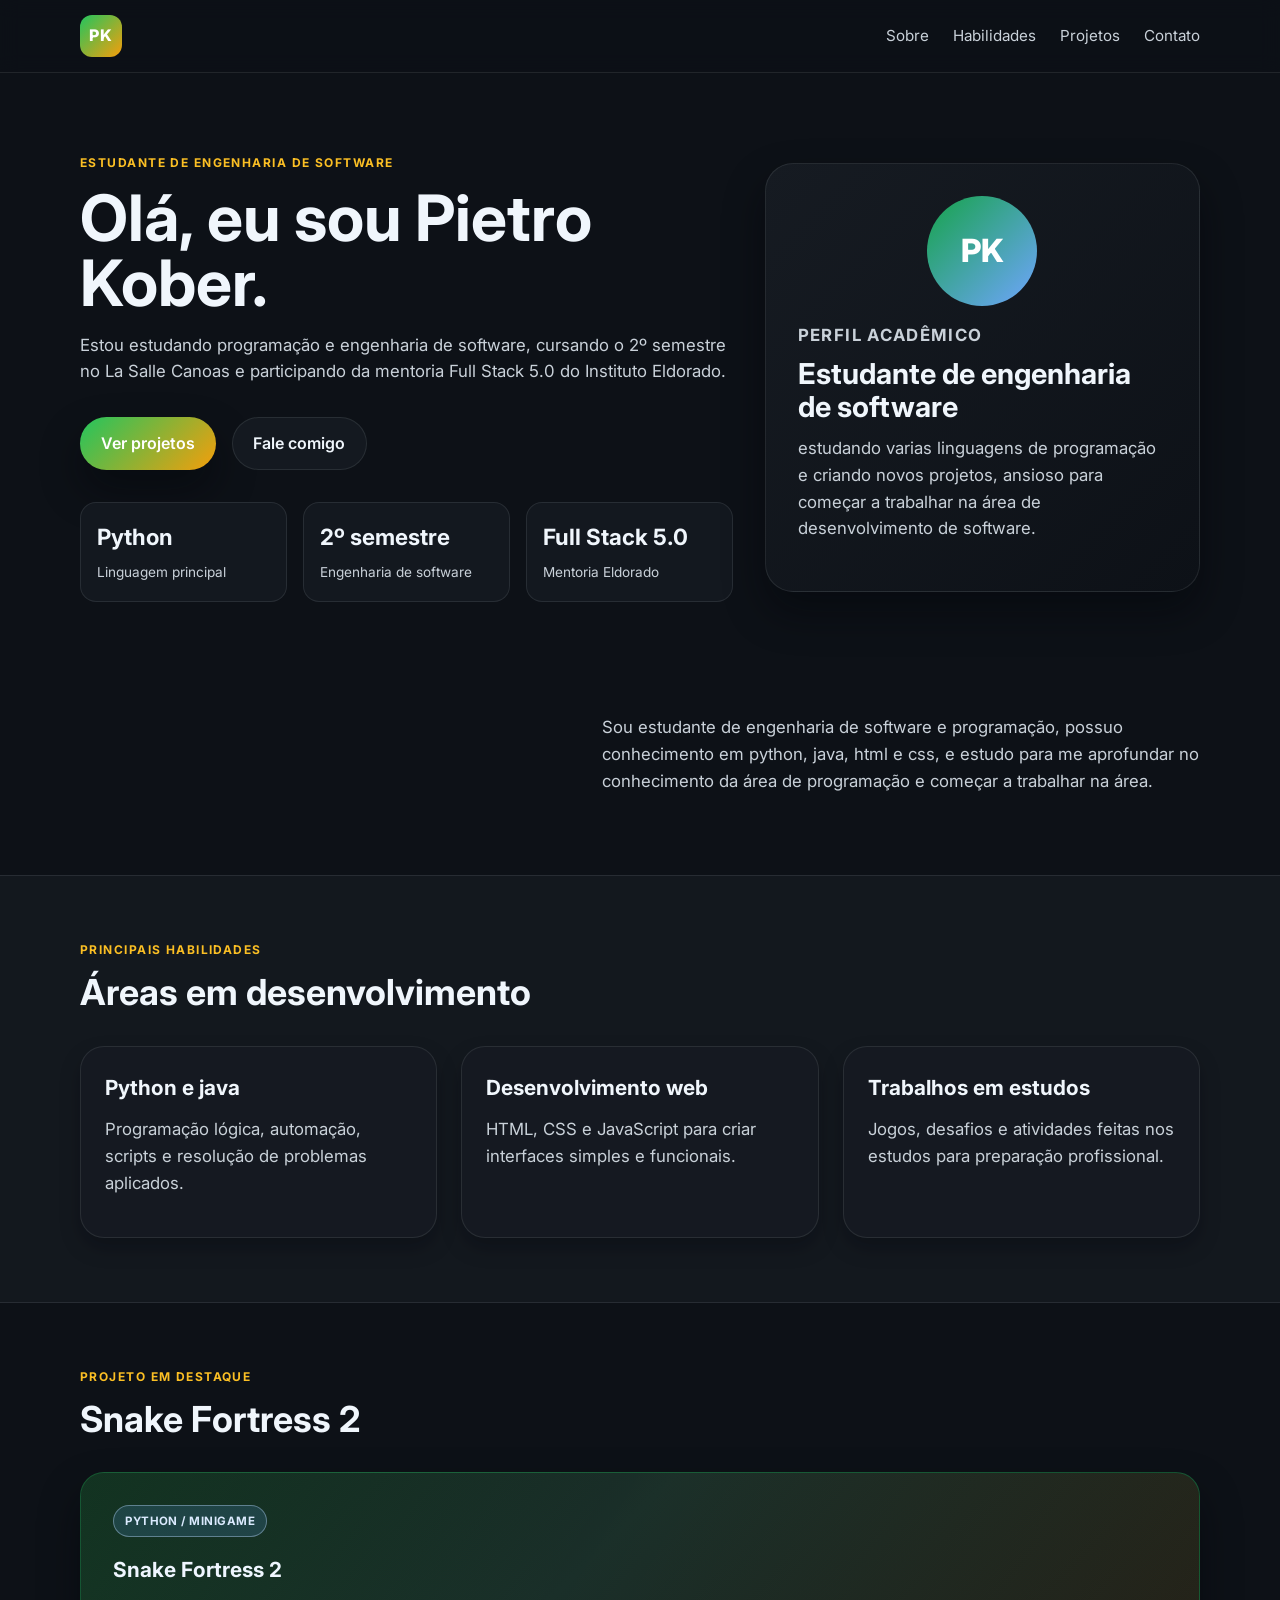
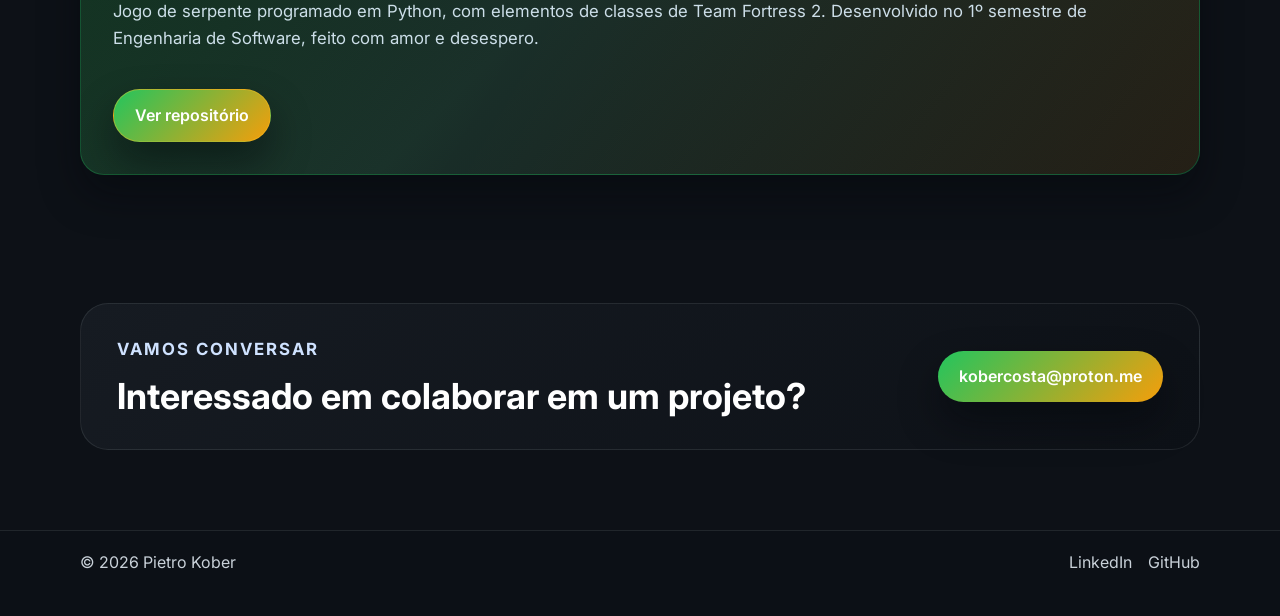
<file: index.html>
<!DOCTYPE html>
<html lang="pt-BR">
  <head>
    <meta charset="UTF-8" />
    <meta name="viewport" content="width=device-width, initial-scale=1.0" />
    <meta
      name="description"
      content="Portfólio de Pietro Kober, estudante de engenharia de software."
    />
    <title>Pietro Kober | Portfólio</title>
    <link rel="preconnect" href="https://fonts.googleapis.com" />
    <link rel="preconnect" href="https://fonts.gstatic.com" crossorigin />
    <link
      href="https://fonts.googleapis.com/css2?family=Inter:wght@400;500;600;700;800&display=swap"
      rel="stylesheet"
    />
    <link rel="stylesheet" href="styles.css" />
  </head>
  <body>
    <header class="site-header">
      <div class="container nav">
        <div class="brand">PK</div>
        <nav class="nav-links" aria-label="Navegação principal">
          <a href="#about">Sobre</a>
          <a href="#skills">Habilidades</a>
          <a href="#projects">Projetos</a>
          <a href="#contact">Contato</a>
        </nav>
      </div>
    </header>

    <main>
      <section class="hero">
        <div class="container hero-grid">
          <div class="hero-copy">
            <p class="eyebrow">Estudante de Engenharia de Software</p>
            <h1>Olá, eu sou Pietro Kober.</h1>
            <p class="intro">
              Estou estudando programação e engenharia de software, cursando o 2º semestre
              no La Salle Canoas e participando da mentoria Full Stack 5.0 do Instituto Eldorado.
            </p>
            <div class="actions">
              <a class="button primary" href="#projects">Ver projetos</a>
              <a class="button secondary" href="#contact">Fale comigo</a>
            </div>
            <ul class="mini-stats" aria-label="Resumo do perfil">
              <li><strong>Python</strong><span>Linguagem principal</span></li>
              <li><strong>2º semestre</strong><span>Engenharia de software</span></li>
              <li><strong>Full Stack 5.0</strong><span>Mentoria Eldorado</span></li>
            </ul>
          </div>

          <div class="profile-panel" aria-label="Cartão de perfil">
            <div class="avatar">PK</div>
            <div class="panel-content">
              <p class="label">Perfil acadêmico</p>
              <h2>Estudante de engenharia de software</h2>
              <p>
                estudando varias linguagens de programação e criando novos projetos,
                ansioso para começar a trabalhar na área de desenvolvimento de software.
              </p>
            </div>
          </div>
        </div>
      </section>

      <section id="about" class="section">
        <div class="container two-column">
          <div>
            <p class="eyebrow"></p>
            <h2></h2>
          </div>
          <div>
            <p>
              Sou estudante de engenharia de software e programação, 
              possuo conhecimento em python, java, html e css, e estudo para
              me aprofundar no conhecimento da área de programação e começar a trabalhar na área.
            </p>
          </div>
        </div>
      </section>

      <section id="skills" class="section muted-section">
        <div class="container">
          <p class="eyebrow">Principais habilidades</p>
          <h2>Áreas em desenvolvimento</h2>
          <div class="skills-grid">
            <article class="skill-card">
              <h3>Python e java</h3>
              <p>Programação lógica, automação, scripts e resolução de problemas aplicados.</p>
            </article>
            <article class="skill-card">
              <h3>Desenvolvimento web</h3>
              <p>HTML, CSS e JavaScript para criar interfaces simples e funcionais.</p>
            </article>
            <article class="skill-card">
              <h3>Trabalhos em estudos</h3>
              <p>Jogos, desafios e atividades feitas nos estudos para preparação profissional.</p>
            </article>
          </div>
        </div>
      </section>

      <section id="projects" class="section">
        <div class="container">
          <p class="eyebrow">Projeto em destaque</p>
          <h2>Snake Fortress 2</h2>
          <div class="project-grid single-project">
            <article class="project-card featured-project">
              <span class="project-tag">Python / Minigame</span>
              <h3>Snake Fortress 2</h3>
              <p>
                Jogo de serpente programado em Python, com elementos de classes de Team Fortress 2. Desenvolvido no 1º semestre de Engenharia de Software,
                feito com amor e desespero.
              </p>
              <a
                class="button primary project-button"
                href="https://github.com/Kobermann151/Snake-Fortress-2"
                target="_blank"
                rel="noreferrer"
              >
                Ver repositório
              </a>
            </article>
          </div>
        </div>
      </section>

      <section id="contact" class="section contact-section">
        <div class="container contact-box">
          <div>
            <p class="eyebrow">Vamos conversar</p>
            <h2>Interessado em colaborar em um projeto?</h2>
          </div>
          <a class="button primary" href="mailto:kobercosta@proton.me">kobercosta@proton.me</a>
        </div>
      </section>
    </main>

    <footer class="site-footer">
      <div class="container footer-inner">
        <p>© <span id="year"></span> Pietro Kober</p>
        <div class="socials">
          <a href="https://www.linkedin.com/in/pietro-kober-costa-69433832b/" target="_blank" rel="noreferrer">LinkedIn</a>
          <a href="https://github.com/Kobermann151" target="_blank" rel="noreferrer">GitHub</a>
        </div>
      </div>
    </footer>

    <script src="script.js"></script>
  </body>
</html>
</file>
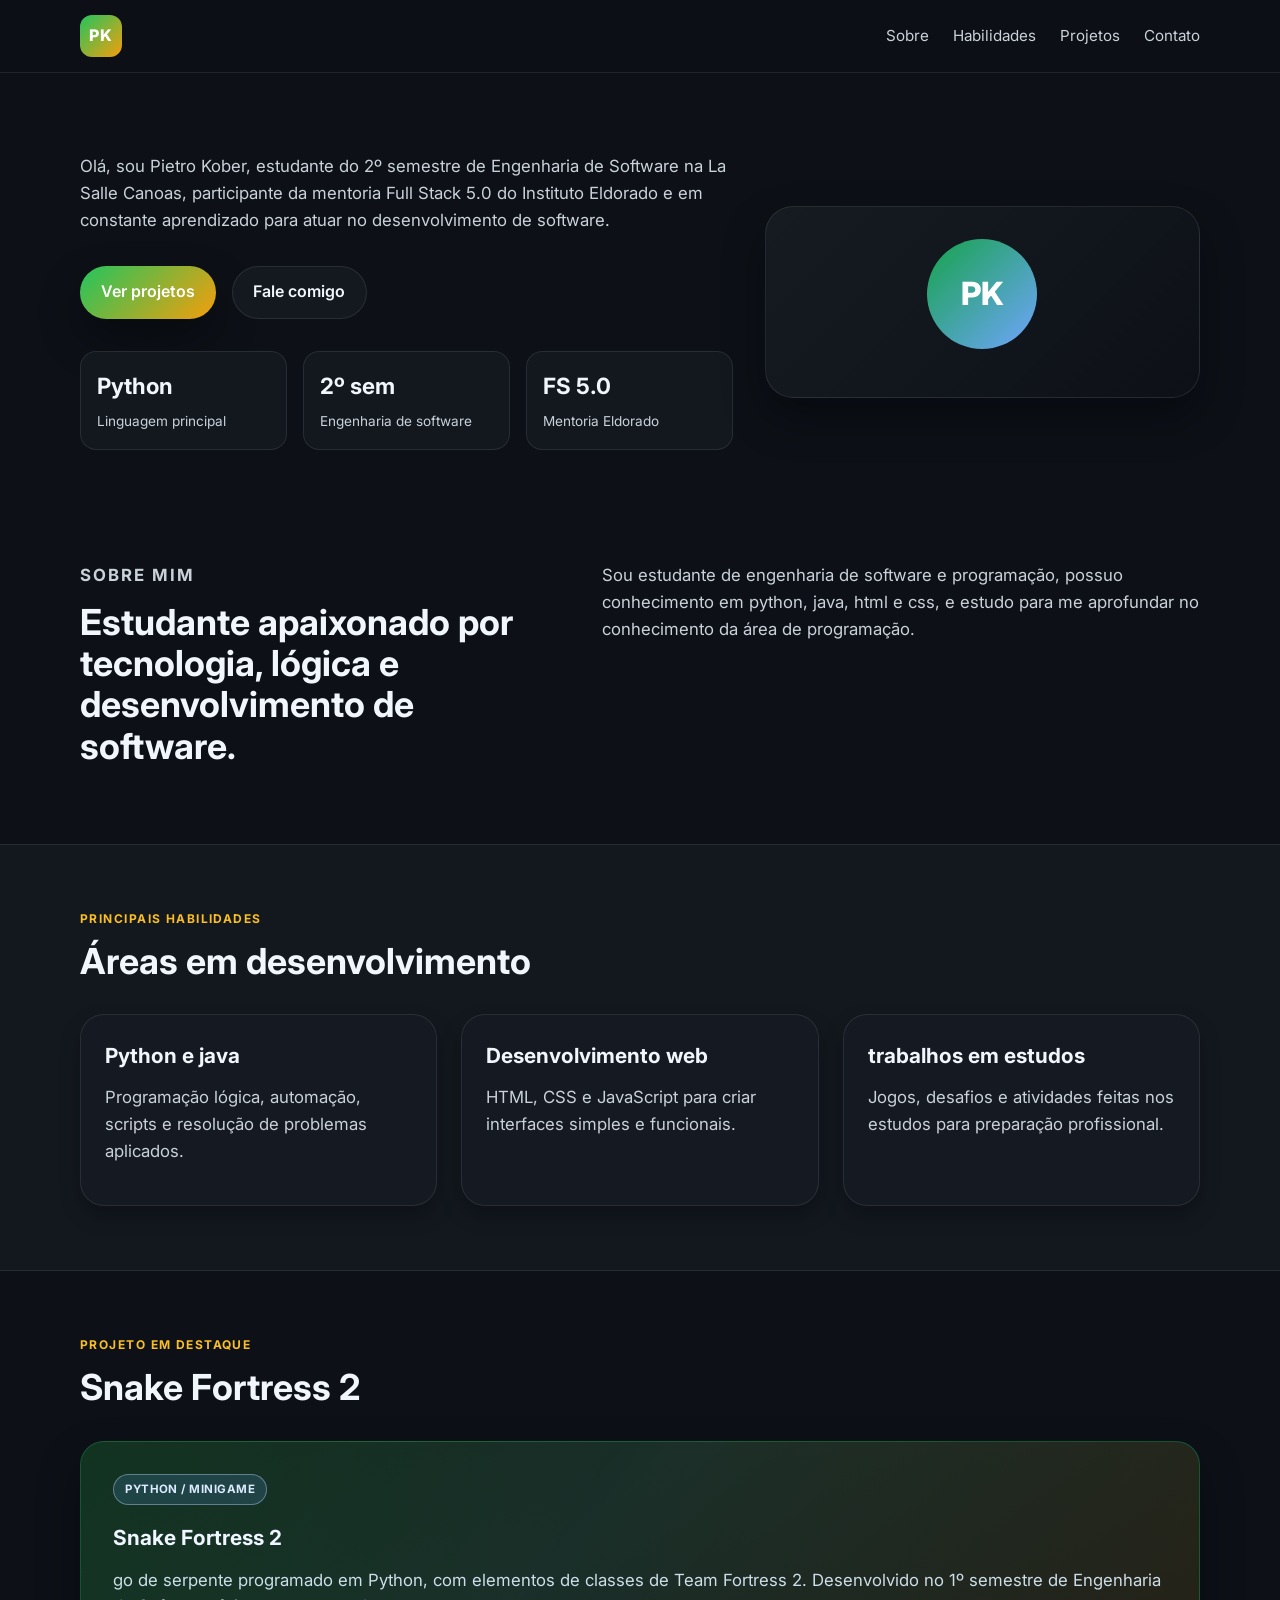
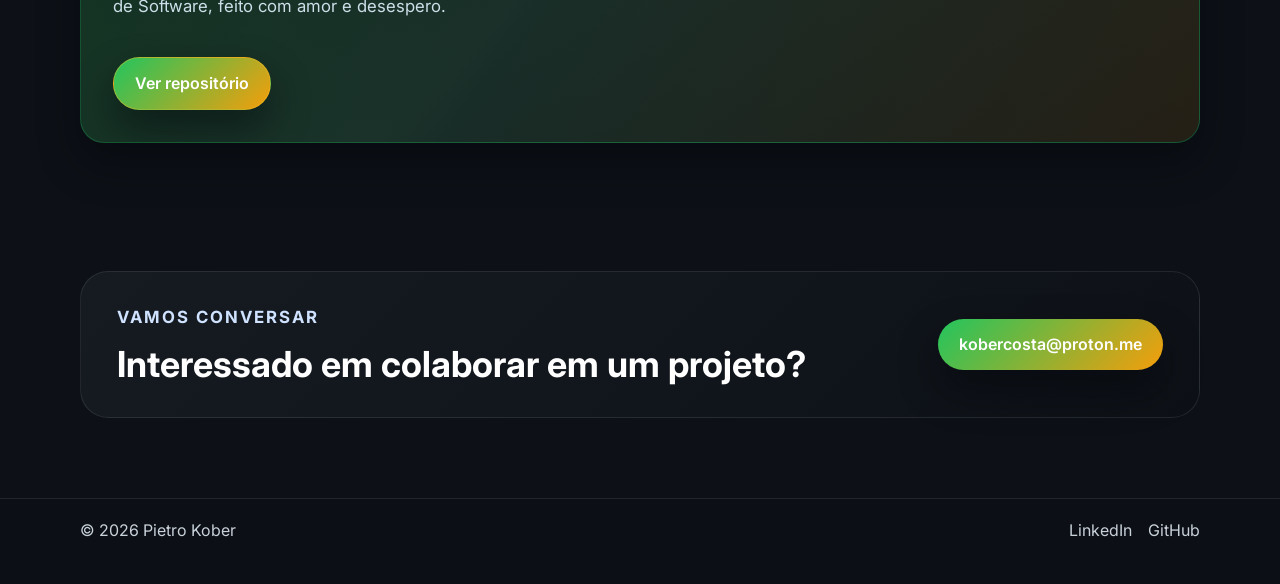
<file: Portfolio.html>
<!DOCTYPE html>
<html lang="pt-BR">
  <head>
    <meta charset="UTF-8" />
    <meta name="viewport" content="width=device-width, initial-scale=1.0" />
    <meta
      name="description"
      content="Portfólio de Pietro Kober, estudante de engenharia de software."
    />
    <title>Pietro Kober | Portfólio</title>
    <link rel="preconnect" href="https://fonts.googleapis.com" />
    <link rel="preconnect" href="https://fonts.gstatic.com" crossorigin />
    <link
      href="https://fonts.googleapis.com/css2?family=Inter:wght@400;500;600;700;800&display=swap"
      rel="stylesheet"
    />
    <link rel="stylesheet" href="styles.css" />
  </head>
  <body>
    <header class="site-header">
      <div class="container nav">
        <div class="brand">PK</div>
        <nav class="nav-links" aria-label="Navegação principal">
          <a href="#about">Sobre</a>
          <a href="#skills">Habilidades</a>
          <a href="#projects">Projetos</a>
          <a href="#contact">Contato</a>
        </nav>
      </div>
    </header>

    <main>
      <section class="hero">
        <div class="container hero-grid">
          <div class="hero-copy">
            <p class="intro">
              Olá, sou Pietro Kober, estudante do 2º semestre de Engenharia de Software na La Salle Canoas, participante da mentoria Full Stack 5.0 do Instituto Eldorado e em constante aprendizado para atuar no desenvolvimento de software.
            </p>
            <div class="actions">
              <a class="button primary" href="#projects">Ver projetos</a>
              <a class="button secondary" href="#contact">Fale comigo</a>
            </div>
            <ul class="mini-stats" aria-label="Resumo do perfil">
              <li><strong>Python</strong><span>Linguagem principal</span></li>
              <li><strong>2º sem</strong><span>Engenharia de software</span></li>
              <li><strong>FS 5.0</strong><span>Mentoria Eldorado</span></li>
            </ul>
          </div>

          <div class="profile-panel" aria-label="Cartão de perfil">
            <div class="avatar">PK</div>
          </div>
        </div>
      </section>

      <section id="about" class="section">
        <div class="container two-column">
          <div>
            <p class="eyebrow">Sobre mim</p>
            <h2>Estudante apaixonado por tecnologia, lógica e desenvolvimento de software.</h2>
          </div>
          <div>
            <p>
              Sou estudante de engenharia de software e programação, 
              possuo conhecimento em python, java, html e css, e estudo para
              me aprofundar no conhecimento da área de programação.
            </p>
          </div>
        </div>
      </section>

      <section id="skills" class="section muted-section">
        <div class="container">
          <p class="eyebrow">Principais habilidades</p>
          <h2>Áreas em desenvolvimento</h2>
          <div class="skills-grid">
            <article class="skill-card">
              <h3>Python e java</h3>
              <p>Programação lógica, automação, scripts e resolução de problemas aplicados.</p>
            </article>
            <article class="skill-card">
              <h3>Desenvolvimento web</h3>
              <p>HTML, CSS e JavaScript para criar interfaces simples e funcionais.</p>
            </article>
            <article class="skill-card">
              <h3>trabalhos em estudos</h3>
              <p>Jogos, desafios e atividades feitas nos estudos para preparação profissional.</p>
            </article>
          </div>
        </div>
      </section>

      <section id="projects" class="section">
        <div class="container">
          <p class="eyebrow">Projeto em destaque</p>
          <h2>Snake Fortress 2</h2>
          <div class="project-grid single-project">
            <article class="project-card featured-project">
              <span class="project-tag">Python / Minigame</span>
              <h3>Snake Fortress 2</h3>
              <p>
                go de serpente programado em Python, com elementos de classes de Team Fortress 2. Desenvolvido no 1º semestre de Engenharia de Software,
                feito com amor e desespero.
              </p>
              <a
                class="button primary project-button"
                href="https://github.com/Kobermann151/Snake-Fortress-2"
                target="_blank"
                rel="noreferrer"
              >
                Ver repositório
              </a>
            </article>
          </div>
        </div>
      </section>

      <section id="contact" class="section contact-section">
        <div class="container contact-box">
          <div>
            <p class="eyebrow">Vamos conversar</p>
            <h2>Interessado em colaborar em um projeto?</h2>
          </div>
          <a class="button primary" href="mailto:kobercosta@proton.me">kobercosta@proton.me</a>
        </div>
      </section>
    </main>

    <footer class="site-footer">
      <div class="container footer-inner">
        <p>© <span id="year"></span> Pietro Kober</p>
        <div class="socials">
          <a href="https://www.linkedin.com/in/pietro-kober-costa-69433832b/" target="_blank" rel="noreferrer">LinkedIn</a>
          <a href="https://github.com/Kobermann151" target="_blank" rel="noreferrer">GitHub</a>
        </div>
      </div>
    </footer>

    <script src="script.js"></script>
  </body>
</html>
</file>
<file: styles.css>
:root {
  --bg: #0d1117;
  --bg-soft: #161b22;
  --card: #161b22;
  --primary: #22c55e;
  --primary-dark: #16a34a;
  --accent: #f59e0b;
  --accent-soft: #fbbf24;
  --text: #f0f6fc;
  --muted: #c9d1d9;
  --border: rgba(240, 246, 252, 0.09);
  --shadow: 0 20px 40px rgba(1, 4, 9, 0.45);
}

* {
  box-sizing: border-box;
}

html {
  scroll-behavior: smooth;
}

body {
  margin: 0;
  font-family: "Inter", Arial, sans-serif;
  background: var(--bg);
  color: var(--text);
  line-height: 1.6;
  scroll-behavior: smooth;
}

section,
.site-header,
.site-footer,
.card,
.project-card,
.skill-card,
.profile-panel {
  animation: fadeUp 0.8s ease both;
}

@keyframes fadeUp {
  from {
    opacity: 0;
    transform: translateY(24px);
  }
  to {
    opacity: 1;
    transform: translateY(0);
  }
}

a {
  color: inherit;
  text-decoration: none;
}

img {
  max-width: 100%;
  display: block;
}

.container {
  width: min(1120px, calc(100% - 2rem));
  margin: 0 auto;
}

.site-header {
  position: sticky;
  top: 0;
  z-index: 20;
  background: rgba(13, 17, 23, 0.82);
  backdrop-filter: blur(10px);
  border-bottom: 1px solid var(--border);
}

.nav {
  display: flex;
  align-items: center;
  justify-content: space-between;
  min-height: 72px;
}

.brand {
  width: 42px;
  height: 42px;
  display: grid;
  place-items: center;
  border-radius: 12px;
  background: linear-gradient(135deg, var(--primary), var(--accent));
  color: white;
  font-weight: 800;
  letter-spacing: 0.08em;
}

.nav-links {
  display: flex;
  gap: 1.5rem;
  font-size: 0.95rem;
  color: var(--muted);
}

.nav-links a:hover,
.socials a:hover {
  color: var(--accent-soft);
}

.hero {
  padding: 5rem 0 3rem;
}

.hero-grid {
  display: grid;
  grid-template-columns: 1.2fr 0.8fr;
  gap: 2rem;
  align-items: center;
}

.eyebrow {
  margin: 0 0 0.8rem;
  color: var(--accent-soft);
  text-transform: uppercase;
  letter-spacing: 0.12em;
  font-size: 0.75rem;
  font-weight: 700;
}

h1,
h2,
h3,
p {
  margin-top: 0;
}

h1 {
  font-size: clamp(2.8rem, 5vw, 5rem);
  line-height: 1.02;
  margin-bottom: 1rem;
}

h2 {
  font-size: clamp(2rem, 2.8vw, 2.8rem);
  line-height: 1.15;
  margin-bottom: 0.8rem;
}

.intro,
.project-card p,
.skill-card p,
.panel-content p,
.two-column p,
.contact-box p {
  color: var(--muted);
  font-size: 1.05rem;
}

.actions {
  display: flex;
  flex-wrap: wrap;
  gap: 1rem;
  margin: 2rem 0;
}

.button {
  display: inline-flex;
  align-items: center;
  justify-content: center;
  min-height: 48px;
  padding: 0.8rem 1.3rem;
  border-radius: 999px;
  font-weight: 600;
  transition: transform 0.2s ease, box-shadow 0.2s ease;
}

.button:hover {
  transform: translateY(-1px);
}

.button.primary {
  background: linear-gradient(135deg, var(--primary), var(--accent));
  color: white;
  box-shadow: var(--shadow);
}

.button.secondary {
  background: rgba(22, 27, 34, 0.9);
  color: var(--text);
  border: 1px solid var(--border);
}

.mini-stats {
  list-style: none;
  display: grid;
  grid-template-columns: repeat(3, minmax(0, 1fr));
  gap: 1rem;
  padding: 0;
  margin: 0;
}

.mini-stats li {
  background: rgba(22, 27, 34, 0.8);
  border: 1px solid var(--border);
  border-radius: 16px;
  padding: 1rem;
}

.mini-stats strong {
  display: block;
  font-size: 1.4rem;
  margin-bottom: 0.25rem;
}

.mini-stats span {
  color: var(--muted);
  font-size: 0.85rem;
}

.profile-panel {
  background: linear-gradient(135deg, #161b22, #0d1117);
  border: 1px solid var(--border);
  border-radius: 28px;
  padding: 2rem;
  box-shadow: var(--shadow);
}

.avatar {
  width: 110px;
  height: 110px;
  display: grid;
  place-items: center;
  margin: 0 auto 1rem;
  border-radius: 50%;
  background: linear-gradient(135deg, var(--primary-dark), #6fa5ff);
  color: white;
  font-size: 2rem;
  font-weight: 800;
}

.label {
  margin-bottom: 0.5rem;
  color: var(--accent-soft);
  font-weight: 700;
  text-transform: uppercase;
  letter-spacing: 0.08em;
  font-size: 0.72rem;
}

.panel-content h2 {
  font-size: 1.8rem;
  margin-bottom: 0.75rem;
}

.section {
  padding: 4rem 0;
}

.muted-section {
  background: rgba(22, 27, 34, 0.75);
  border-top: 1px solid var(--border);
  border-bottom: 1px solid var(--border);
}

.two-column {
  display: grid;
  grid-template-columns: 0.9fr 1.1fr;
  gap: 2rem;
  align-items: start;
}

.skills-grid,
.project-grid {
  display: grid;
  grid-template-columns: repeat(3, minmax(0, 1fr));
  gap: 1.5rem;
  margin-top: 2rem;
}

.skill-card,
.project-card {
  background: rgba(22, 27, 34, 0.92);
  border: 1px solid var(--border);
  border-radius: 24px;
  padding: 1.5rem;
  box-shadow: 0 10px 20px rgba(1, 4, 9, 0.25);
}

.skill-card h3,
.project-card h3 {
  margin-bottom: 0.75rem;
  font-size: 1.3rem;
}

.project-tag {
  display: inline-block;
  padding: 0.35rem 0.7rem;
  border-radius: 999px;
  background: rgba(34, 197, 94, 0.12);
  color: #dcfce7;
  font-size: 0.72rem;
  font-weight: 700;
  letter-spacing: 0.04em;
  text-transform: uppercase;
  margin-bottom: 1rem;
}

.single-project {
  grid-template-columns: 1fr;
}

.featured-project {
  position: relative;
  overflow: hidden;
  background: linear-gradient(135deg, #101b17 0%, #1a2f29 42%, #0d1117 100%);
  border: 1px solid rgba(34, 197, 94, 0.35);
  box-shadow: 0 20px 40px rgba(1, 4, 9, 0.4);
  color: #eff6ff;
  padding: 2rem;
}

.featured-project::before {
  content: "";
  position: absolute;
  inset: 0;
  background: linear-gradient(120deg, rgba(34, 197, 94, 0.14), transparent 42%, rgba(245, 158, 11, 0.1));
  pointer-events: none;
}

.featured-project > * {
  position: relative;
  z-index: 1;
}

.featured-project .project-tag {
  background: rgba(96, 165, 250, 0.16);
  color: #dbeafe;
  border: 1px solid rgba(191, 219, 254, 0.4);
}

.featured-project h3,
.featured-project p {
  color: #eff6ff;
}

.featured-project p {
  color: rgba(224, 242, 254, 0.9);
}

.project-button {
  margin-top: 1.25rem;
  width: fit-content;
  background: linear-gradient(135deg, var(--primary), var(--accent));
  border: 1px solid rgba(251, 191, 36, 0.4);
}

.contact-section {
  padding-bottom: 5rem;
}

.contact-box {
  display: flex;
  justify-content: space-between;
  align-items: center;
  gap: 1.5rem;
  background: linear-gradient(135deg, #161b22, #0d1117);
  color: white;
  border-radius: 28px;
  padding: 2rem 2.25rem;
  border: 1px solid var(--border);
}

.contact-box .eyebrow {
  color: #cfe2ff;
}

.contact-box h2 {
  margin-bottom: 0;
}

.site-footer {
  border-top: 1px solid var(--border);
  padding: 1.2rem 0 2.5rem;
  background: rgba(13, 17, 23, 0.9);
}

.footer-inner {
  display: flex;
  justify-content: space-between;
  align-items: center;
  gap: 1rem;
}

.footer-inner p,
.socials a {
  color: var(--muted);
  margin: 0;
}

.socials {
  display: flex;
  gap: 1rem;
}

@media (max-width: 760px) {
  .hero-grid,
  .two-column,
  .skills-grid,
  .project-grid,
  .contact-box {
    grid-template-columns: 1fr;
    display: grid;
  }

  .nav {
    flex-direction: column;
    justify-content: center;
    padding: 1rem 0;
  }

  .nav-links {
    gap: 0.8rem;
    flex-wrap: wrap;
    justify-content: center;
  }

  .mini-stats {
    grid-template-columns: 1fr;
  }

  .contact-box {
    text-align: center;
  }

  .footer-inner {
    flex-direction: column;
  }
}
</file>
